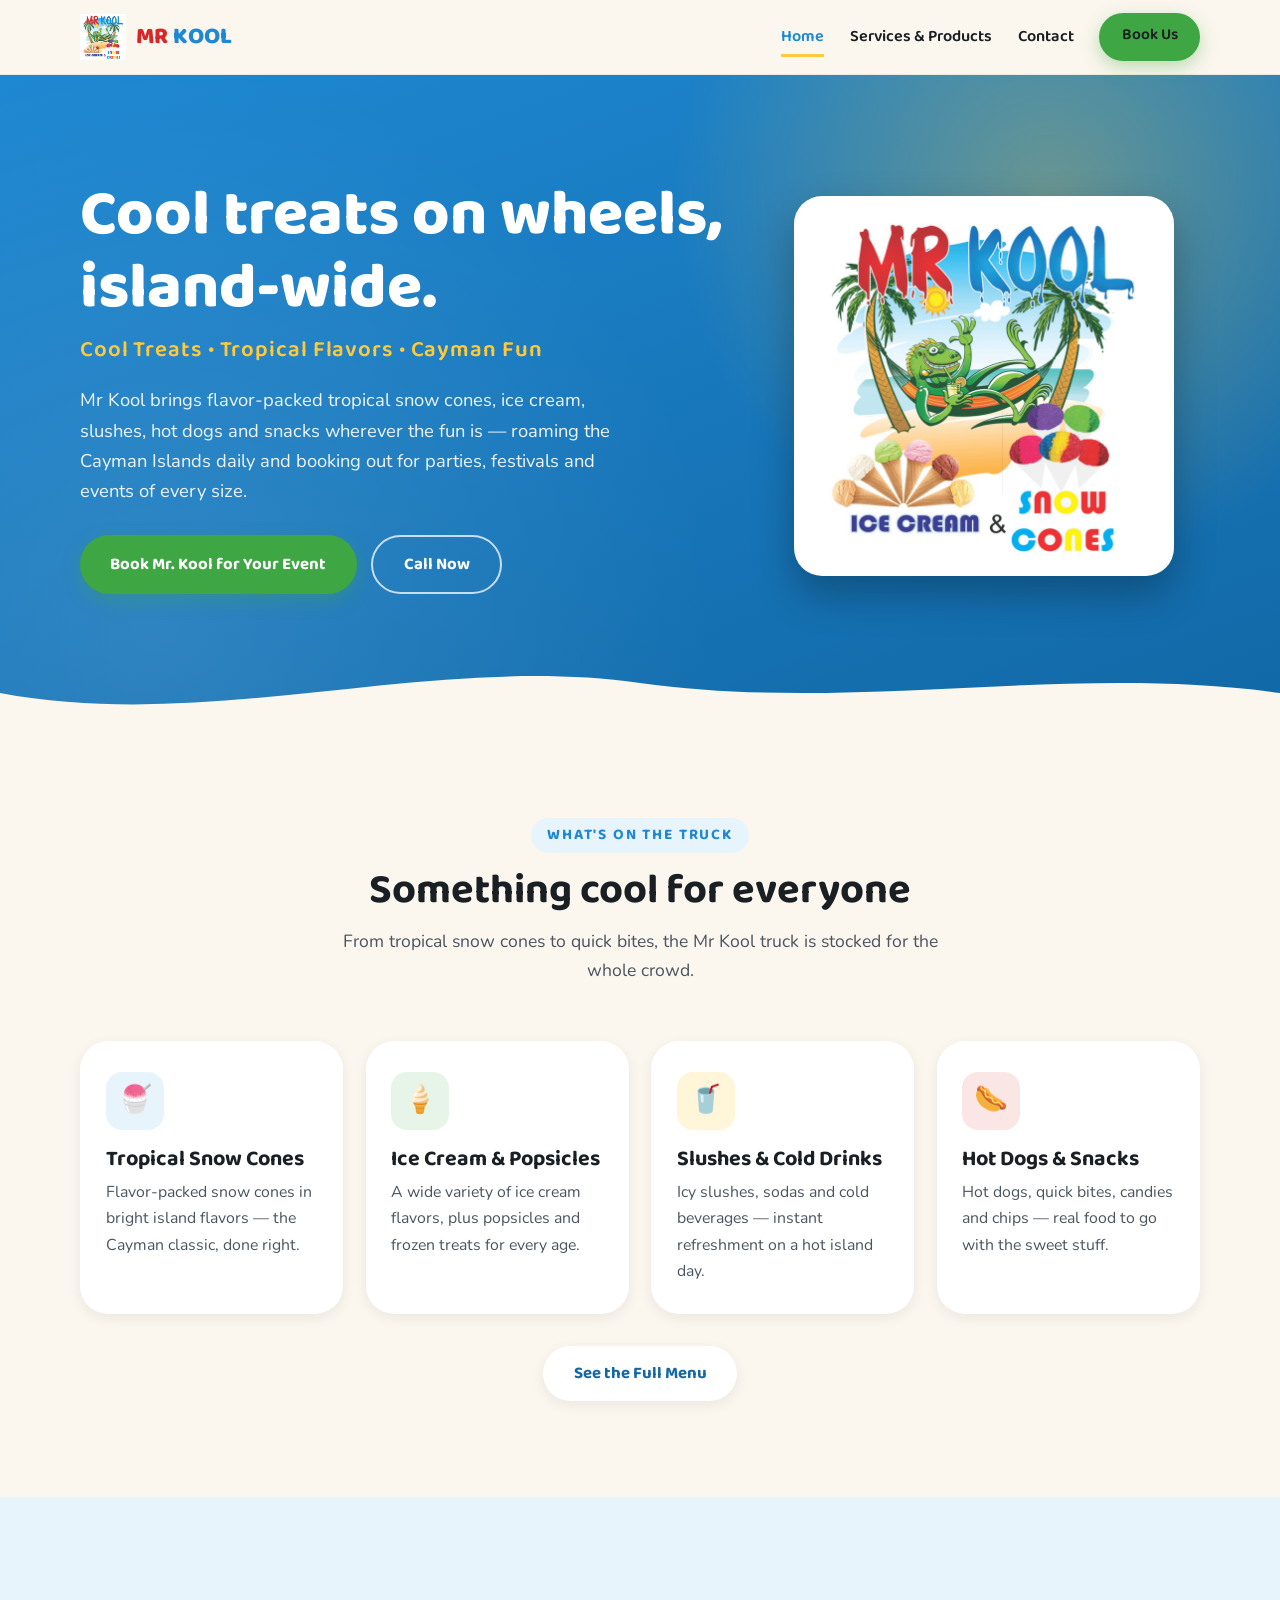
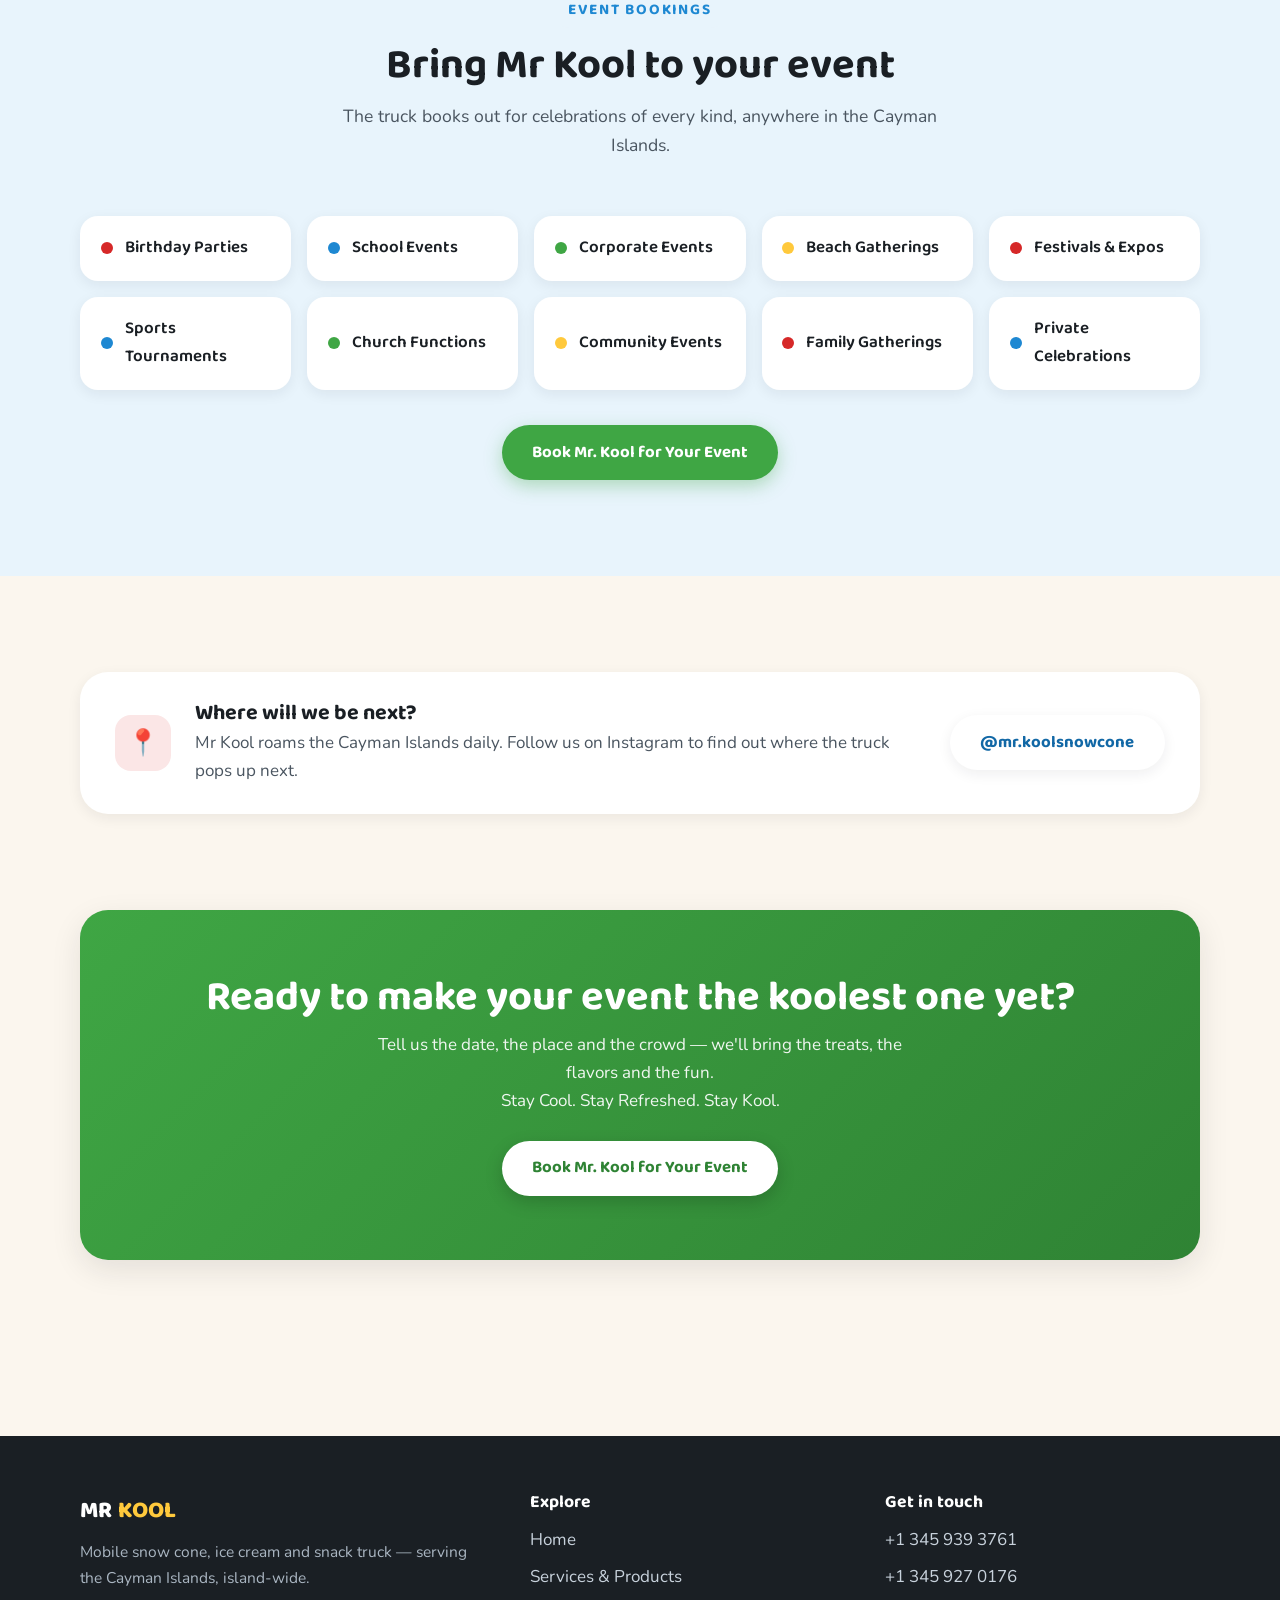
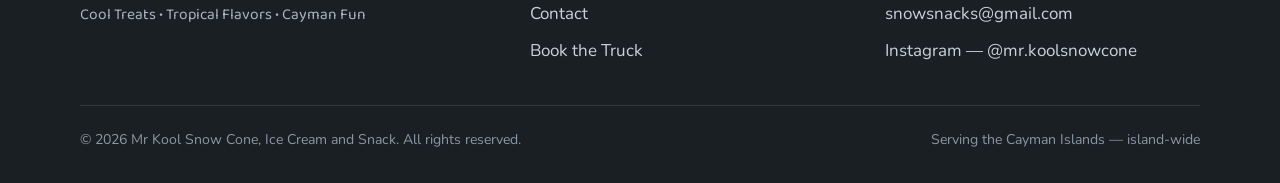
<file: index.html>
<!DOCTYPE html>
<html lang="en">
<head>
  <meta charset="UTF-8">
  <meta name="viewport" content="width=device-width, initial-scale=1.0">
  <title>Mr Kool Snow Cone, Ice Cream and Snack — Cool Treats, Tropical Flavors, Cayman Fun</title>
  <meta name="description" content="Mr Kool is the Cayman Islands' mobile snow cone, ice cream and snack truck — serving island-wide and available to book for birthdays, school events, corporate functions, festivals and more.">
  <meta property="og:title" content="Mr Kool Snow Cone, Ice Cream and Snack">
  <meta property="og:description" content="Cool Treats • Tropical Flavors • Cayman Fun. Book the Mr Kool truck for your next event in the Cayman Islands.">
  <meta property="og:type" content="website">
  <link rel="icon" type="image/png" sizes="32x32" href="favicon-32.png">
  <link rel="icon" type="image/png" sizes="192x192" href="icon-192.png">
  <link rel="apple-touch-icon" href="apple-touch-icon.png">
  <link rel="alternate icon" href="favicon.svg" type="image/svg+xml">
  <link rel="preconnect" href="https://fonts.googleapis.com">
  <link rel="preconnect" href="https://fonts.gstatic.com" crossorigin>
  <link href="https://fonts.googleapis.com/css2?family=Baloo+2:wght@600;700;800&family=Nunito:ital,wght@0,400;0,600;0,700;1,400&display=swap" rel="stylesheet">
  <link rel="stylesheet" href="css/styles.css">
  <script type="application/ld+json">
  {
    "@context": "https://schema.org",
    "@type": "FoodEstablishment",
    "name": "Mr Kool Snow Cone, Ice Cream and Snack",
    "description": "Mobile snow cone, ice cream and snack truck serving the Cayman Islands island-wide. Available for event bookings.",
    "areaServed": "Cayman Islands",
    "telephone": "+13459393761",
    "email": "snowsnacks@gmail.com",
    "sameAs": ["https://www.instagram.com/mr.koolsnowcone"],
    "servesCuisine": ["Snow Cones", "Ice Cream", "Snacks"]
  }
  </script>
</head>
<body>

  <header class="site-header">
    <div class="container nav-bar">
      <a class="brand" href="./">
        <img class="brand-logo" src="mr-kool-logo.png" alt="Mr Kool Snow Cone, Ice Cream and Snack"
             onerror="this.onerror=null;this.src='favicon.svg';this.className='';this.width=40;this.height=40;">
        <span class="brand-name">MR <span>KOOL</span></span>
      </a>
      <button class="nav-toggle" aria-label="Toggle menu" aria-expanded="false">
        <span></span><span></span><span></span>
      </button>
      <ul class="nav-links">
        <li><a href="./" aria-current="page">Home</a></li>
        <li><a href="services/">Services &amp; Products</a></li>
        <li><a href="contact/">Contact</a></li>
        <li><a class="btn btn-primary" href="contact/#book">Book Us</a></li>
      </ul>
    </div>
  </header>

  <main>

    <section class="hero">
      <div class="container hero-inner">
        <div>
          <h1>Cool treats on wheels, island-wide.</h1>
          <p class="tagline">Cool Treats • Tropical Flavors • Cayman Fun</p>
          <p class="lede">
            Mr Kool brings flavor-packed tropical snow cones, ice cream, slushes,
            hot dogs and snacks wherever the fun is — roaming the Cayman Islands
            daily and booking out for parties, festivals and events of every size.
          </p>
          <div class="hero-ctas">
            <a class="btn btn-primary" href="contact/#book">Book Mr. Kool for Your Event</a>
            <a class="btn btn-ghost" href="tel:+13459393761">Call Now</a>
          </div>
        </div>
        <div class="hero-art">
          <img class="hero-logo" src="mr-kool-logo.png"
               alt="Mr Kool — Ice Cream &amp; Snow Cones, featuring the Mr Kool iguana mascot relaxing on a beach"
               width="420" height="420"
               onerror="this.onerror=null;this.src='favicon.svg';this.classList.add('hero-logo-fallback');">
        </div>
      </div>
      <div class="hero-wave">
        <svg viewBox="0 0 1440 70" preserveAspectRatio="none" aria-hidden="true">
          <path d="M0,40 C240,80 480,0 720,30 C960,60 1200,10 1440,40 L1440,70 L0,70 Z" fill="#FBF6EE"/>
        </svg>
      </div>
    </section>

    <section class="section">
      <div class="container">
        <div class="section-head">
          <span class="kicker">What's on the truck</span>
          <h2>Something cool for everyone</h2>
          <p>From tropical snow cones to quick bites, the Mr Kool truck is stocked for the whole crowd.</p>
        </div>
        <div class="card-grid">
          <div class="card">
            <div class="icon icon-blue">🍧</div>
            <h3>Tropical Snow Cones</h3>
            <p>Flavor-packed snow cones in bright island flavors — the Cayman classic, done right.</p>
          </div>
          <div class="card">
            <div class="icon icon-green">🍦</div>
            <h3>Ice Cream &amp; Popsicles</h3>
            <p>A wide variety of ice cream flavors, plus popsicles and frozen treats for every age.</p>
          </div>
          <div class="card">
            <div class="icon icon-yellow">🥤</div>
            <h3>Slushes &amp; Cold Drinks</h3>
            <p>Icy slushes, sodas and cold beverages — instant refreshment on a hot island day.</p>
          </div>
          <div class="card">
            <div class="icon icon-red">🌭</div>
            <h3>Hot Dogs &amp; Snacks</h3>
            <p>Hot dogs, quick bites, candies and chips — real food to go with the sweet stuff.</p>
          </div>
        </div>
        <p style="text-align:center; margin-top:2rem;">
          <a class="btn btn-secondary" href="services/">See the Full Menu</a>
        </p>
      </div>
    </section>

    <section class="section events-band">
      <div class="container">
        <div class="section-head">
          <span class="kicker">Event bookings</span>
          <h2>Bring Mr Kool to your event</h2>
          <p>The truck books out for celebrations of every kind, anywhere in the Cayman Islands.</p>
        </div>
        <div class="event-grid">
          <div class="event-chip"><span class="dot dot-red"></span>Birthday Parties</div>
          <div class="event-chip"><span class="dot dot-blue"></span>School Events</div>
          <div class="event-chip"><span class="dot dot-green"></span>Corporate Events</div>
          <div class="event-chip"><span class="dot dot-yellow"></span>Beach Gatherings</div>
          <div class="event-chip"><span class="dot dot-red"></span>Festivals &amp; Expos</div>
          <div class="event-chip"><span class="dot dot-blue"></span>Sports Tournaments</div>
          <div class="event-chip"><span class="dot dot-green"></span>Church Functions</div>
          <div class="event-chip"><span class="dot dot-yellow"></span>Community Events</div>
          <div class="event-chip"><span class="dot dot-red"></span>Family Gatherings</div>
          <div class="event-chip"><span class="dot dot-blue"></span>Private Celebrations</div>
        </div>
        <p style="text-align:center; margin-top:2.2rem;">
          <a class="btn btn-primary" href="contact/#book">Book Mr. Kool for Your Event</a>
        </p>
      </div>
    </section>

    <section class="section">
      <div class="container">
        <div class="find-us">
          <div class="icon">📍</div>
          <div>
            <h3>Where will we be next?</h3>
            <p>Mr Kool roams the Cayman Islands daily. Follow us on Instagram to find out where the truck pops up next.</p>
          </div>
          <a class="btn btn-secondary" href="https://www.instagram.com/mr.koolsnowcone" target="_blank" rel="noopener">@mr.koolsnowcone</a>
        </div>
      </div>
    </section>

    <section class="section" style="padding-top:0;">
      <div class="container">
        <div class="cta-band">
          <h2>Ready to make your event the koolest one yet?</h2>
          <p>Tell us the date, the place and the crowd — we'll bring the treats, the flavors and the fun.<br>Stay Cool. Stay Refreshed. Stay Kool.</p>
          <a class="btn btn-primary" href="contact/#book">Book Mr. Kool for Your Event</a>
        </div>
      </div>
    </section>

  </main>

  <footer class="site-footer">
    <div class="container">
      <div class="footer-grid">
        <div>
          <span class="brand-name">MR <span>KOOL</span></span>
          <p style="margin-top:0.6rem;">Mobile snow cone, ice cream and snack truck — serving the Cayman Islands, island-wide.</p>
          <p class="footer-tagline">Cool Treats • Tropical Flavors • Cayman Fun</p>
        </div>
        <div>
          <h4>Explore</h4>
          <ul class="footer-links">
            <li><a href="./">Home</a></li>
            <li><a href="services/">Services &amp; Products</a></li>
            <li><a href="contact/">Contact</a></li>
            <li><a href="contact/#book">Book the Truck</a></li>
          </ul>
        </div>
        <div>
          <h4>Get in touch</h4>
          <ul class="footer-links">
            <li><a href="tel:+13459393761">+1 345 939 3761</a></li>
            <li><a href="tel:+13459270176">+1 345 927 0176</a></li>
            <li><a href="mailto:snowsnacks@gmail.com">snowsnacks@gmail.com</a></li>
            <li><a href="https://www.instagram.com/mr.koolsnowcone" target="_blank" rel="noopener">Instagram — @mr.koolsnowcone</a></li>
          </ul>
        </div>
      </div>
      <div class="footer-bottom">
        <span>© <span id="year">2026</span> Mr Kool Snow Cone, Ice Cream and Snack. All rights reserved.</span>
        <span>Serving the Cayman Islands — island-wide</span>
      </div>
    </div>
  </footer>

  <script src="js/main.js"></script>
</body>
</html>
</file>
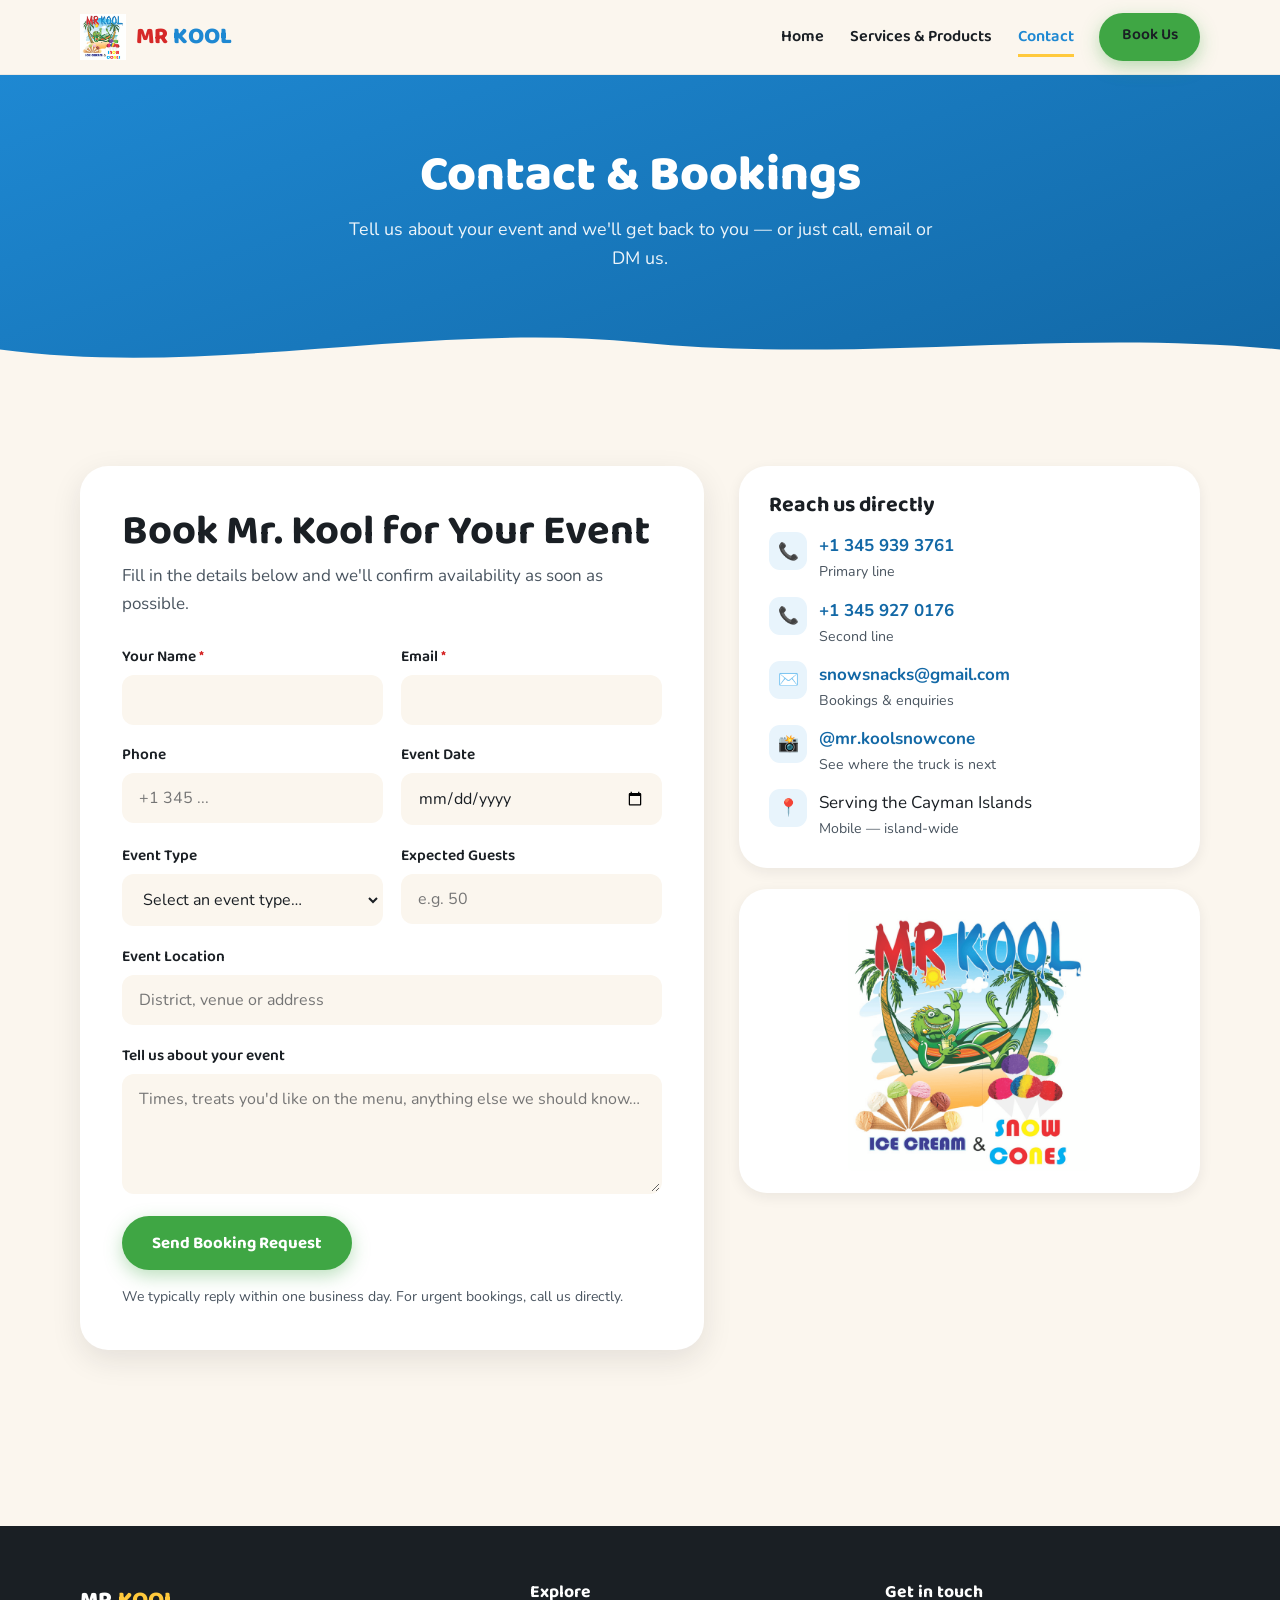
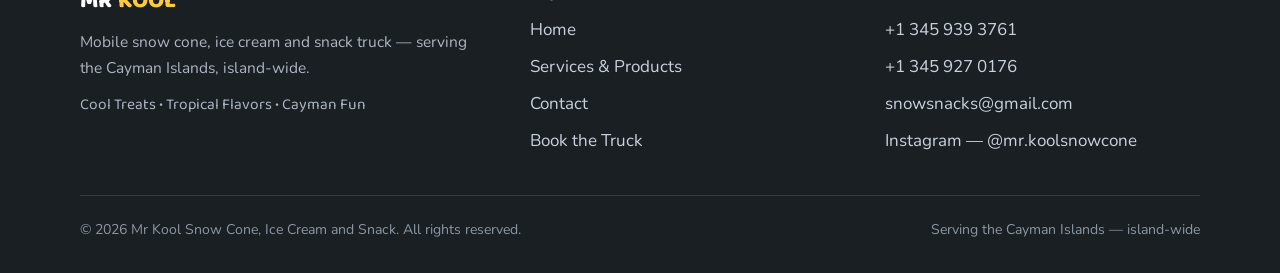
<file: contact/index.html>
<!DOCTYPE html>
<html lang="en">
<head>
  <meta charset="UTF-8">
  <meta name="viewport" content="width=device-width, initial-scale=1.0">
  <title>Contact &amp; Bookings — Mr Kool Snow Cone, Ice Cream and Snack</title>
  <meta name="description" content="Book the Mr Kool truck for your event in the Cayman Islands, or get in touch by phone, email or Instagram.">
  <link rel="icon" type="image/png" sizes="32x32" href="../favicon-32.png">
  <link rel="icon" type="image/png" sizes="192x192" href="../icon-192.png">
  <link rel="apple-touch-icon" href="../apple-touch-icon.png">
  <link rel="alternate icon" href="../favicon.svg" type="image/svg+xml">
  <link rel="preconnect" href="https://fonts.googleapis.com">
  <link rel="preconnect" href="https://fonts.gstatic.com" crossorigin>
  <link href="https://fonts.googleapis.com/css2?family=Baloo+2:wght@600;700;800&family=Nunito:ital,wght@0,400;0,600;0,700;1,400&display=swap" rel="stylesheet">
  <link rel="stylesheet" href="../css/styles.css">
</head>
<body>

  <header class="site-header">
    <div class="container nav-bar">
      <a class="brand" href="../">
        <img class="brand-logo" src="../mr-kool-logo.png" alt="Mr Kool Snow Cone, Ice Cream and Snack"
             onerror="this.onerror=null;this.src='../favicon.svg';this.className='';this.width=40;this.height=40;">
        <span class="brand-name">MR <span>KOOL</span></span>
      </a>
      <button class="nav-toggle" aria-label="Toggle menu" aria-expanded="false">
        <span></span><span></span><span></span>
      </button>
      <ul class="nav-links">
        <li><a href="../">Home</a></li>
        <li><a href="../services/">Services &amp; Products</a></li>
        <li><a href="../contact/" aria-current="page">Contact</a></li>
        <li><a class="btn btn-primary" href="#book">Book Us</a></li>
      </ul>
    </div>
  </header>

  <main>

    <section class="page-hero">
      <div class="container">
        <h1>Contact &amp; Bookings</h1>
        <p>Tell us about your event and we'll get back to you — or just call, email or DM us.</p>
      </div>
      <div class="hero-wave">
        <svg viewBox="0 0 1440 70" preserveAspectRatio="none" aria-hidden="true">
          <path d="M0,40 C240,80 480,0 720,30 C960,60 1200,10 1440,40 L1440,70 L0,70 Z" fill="#FBF6EE"/>
        </svg>
      </div>
    </section>

    <section class="section" id="book">
      <div class="container contact-layout">

        <div class="form-card">
          <h2>Book Mr. Kool for Your Event</h2>
          <p>Fill in the details below and we'll confirm availability as soon as possible.</p>

          <form name="event-booking" method="POST" action="../success/" data-netlify="true" netlify-honeypot="bot-field">
            <input type="hidden" name="form-name" value="event-booking">
            <p class="hp-field">
              <label>Don't fill this out if you're human: <input name="bot-field"></label>
            </p>

            <div class="form-grid">
              <div class="form-field">
                <label for="name">Your Name <span class="req">*</span></label>
                <input type="text" id="name" name="name" required autocomplete="name">
              </div>
              <div class="form-field">
                <label for="email">Email <span class="req">*</span></label>
                <input type="email" id="email" name="email" required autocomplete="email">
              </div>
              <div class="form-field">
                <label for="phone">Phone</label>
                <input type="tel" id="phone" name="phone" autocomplete="tel" placeholder="+1 345 ...">
              </div>
              <div class="form-field">
                <label for="event-date">Event Date</label>
                <input type="date" id="event-date" name="event-date">
              </div>
              <div class="form-field">
                <label for="event-type">Event Type</label>
                <select id="event-type" name="event-type">
                  <option value="">Select an event type…</option>
                  <option>Birthday Party</option>
                  <option>School Event</option>
                  <option>Corporate Event</option>
                  <option>Beach Gathering</option>
                  <option>Festival / Expo</option>
                  <option>Sports Tournament</option>
                  <option>Church Function</option>
                  <option>Community Event</option>
                  <option>Family Gathering</option>
                  <option>Private Celebration</option>
                  <option>Other</option>
                </select>
              </div>
              <div class="form-field">
                <label for="guests">Expected Guests</label>
                <input type="number" id="guests" name="guests" min="1" placeholder="e.g. 50">
              </div>
              <div class="form-field full">
                <label for="location">Event Location</label>
                <input type="text" id="location" name="location" placeholder="District, venue or address">
              </div>
              <div class="form-field full">
                <label for="message">Tell us about your event</label>
                <textarea id="message" name="message" placeholder="Times, treats you'd like on the menu, anything else we should know…"></textarea>
              </div>
            </div>

            <div class="form-submit">
              <button type="submit" class="btn btn-primary">Send Booking Request</button>
            </div>
            <p class="form-fineprint">We typically reply within one business day. For urgent bookings, call us directly.</p>
          </form>
        </div>

        <aside class="contact-aside">
          <div class="info-card">
            <h3>Reach us directly</h3>
            <ul class="info-list">
              <li>
                <span class="bullet">📞</span>
                <span><a href="tel:+13459393761">+1 345 939 3761</a><small>Primary line</small></span>
              </li>
              <li>
                <span class="bullet">📞</span>
                <span><a href="tel:+13459270176">+1 345 927 0176</a><small>Second line</small></span>
              </li>
              <li>
                <span class="bullet">✉️</span>
                <span><a href="mailto:snowsnacks@gmail.com">snowsnacks@gmail.com</a><small>Bookings &amp; enquiries</small></span>
              </li>
              <li>
                <span class="bullet">📸</span>
                <span><a href="https://www.instagram.com/mr.koolsnowcone" target="_blank" rel="noopener">@mr.koolsnowcone</a><small>See where the truck is next</small></span>
              </li>
              <li>
                <span class="bullet">📍</span>
                <span>Serving the Cayman Islands<small>Mobile — island-wide</small></span>
              </li>
            </ul>
          </div>
          <div class="logo-card">
            <img src="../mr-kool-logo.png"
                 alt="Mr Kool Snow Cone, Ice Cream and Snack logo"
                 loading="lazy"
                 onerror="this.closest('.logo-card').style.display='none'">
          </div>
        </aside>

      </div>
    </section>

  </main>

  <footer class="site-footer">
    <div class="container">
      <div class="footer-grid">
        <div>
          <span class="brand-name">MR <span>KOOL</span></span>
          <p style="margin-top:0.6rem;">Mobile snow cone, ice cream and snack truck — serving the Cayman Islands, island-wide.</p>
          <p class="footer-tagline">Cool Treats • Tropical Flavors • Cayman Fun</p>
        </div>
        <div>
          <h4>Explore</h4>
          <ul class="footer-links">
            <li><a href="../">Home</a></li>
            <li><a href="../services/">Services &amp; Products</a></li>
            <li><a href="../contact/">Contact</a></li>
            <li><a href="../contact/#book">Book the Truck</a></li>
          </ul>
        </div>
        <div>
          <h4>Get in touch</h4>
          <ul class="footer-links">
            <li><a href="tel:+13459393761">+1 345 939 3761</a></li>
            <li><a href="tel:+13459270176">+1 345 927 0176</a></li>
            <li><a href="mailto:snowsnacks@gmail.com">snowsnacks@gmail.com</a></li>
            <li><a href="https://www.instagram.com/mr.koolsnowcone" target="_blank" rel="noopener">Instagram — @mr.koolsnowcone</a></li>
          </ul>
        </div>
      </div>
      <div class="footer-bottom">
        <span>© <span id="year">2026</span> Mr Kool Snow Cone, Ice Cream and Snack. All rights reserved.</span>
        <span>Serving the Cayman Islands — island-wide</span>
      </div>
    </div>
  </footer>

  <script src="../js/main.js"></script>
</body>
</html>
</file>
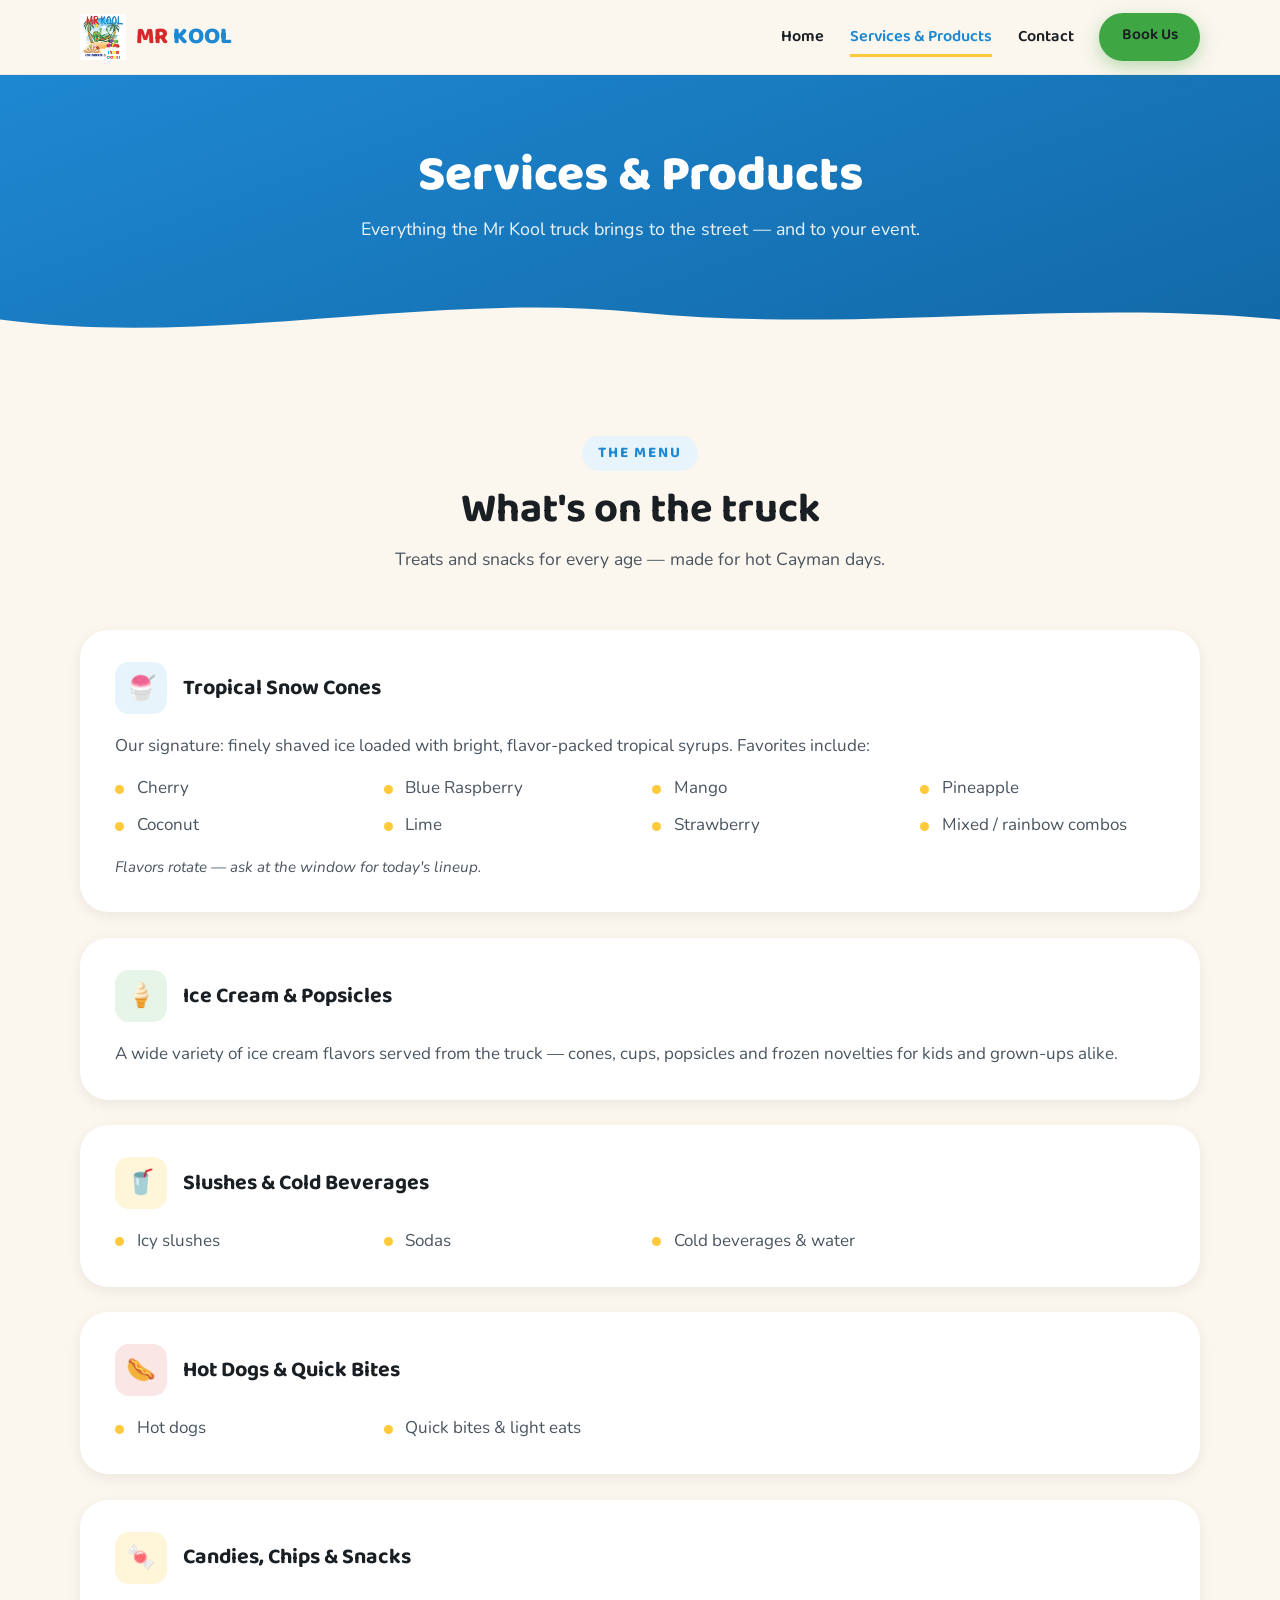
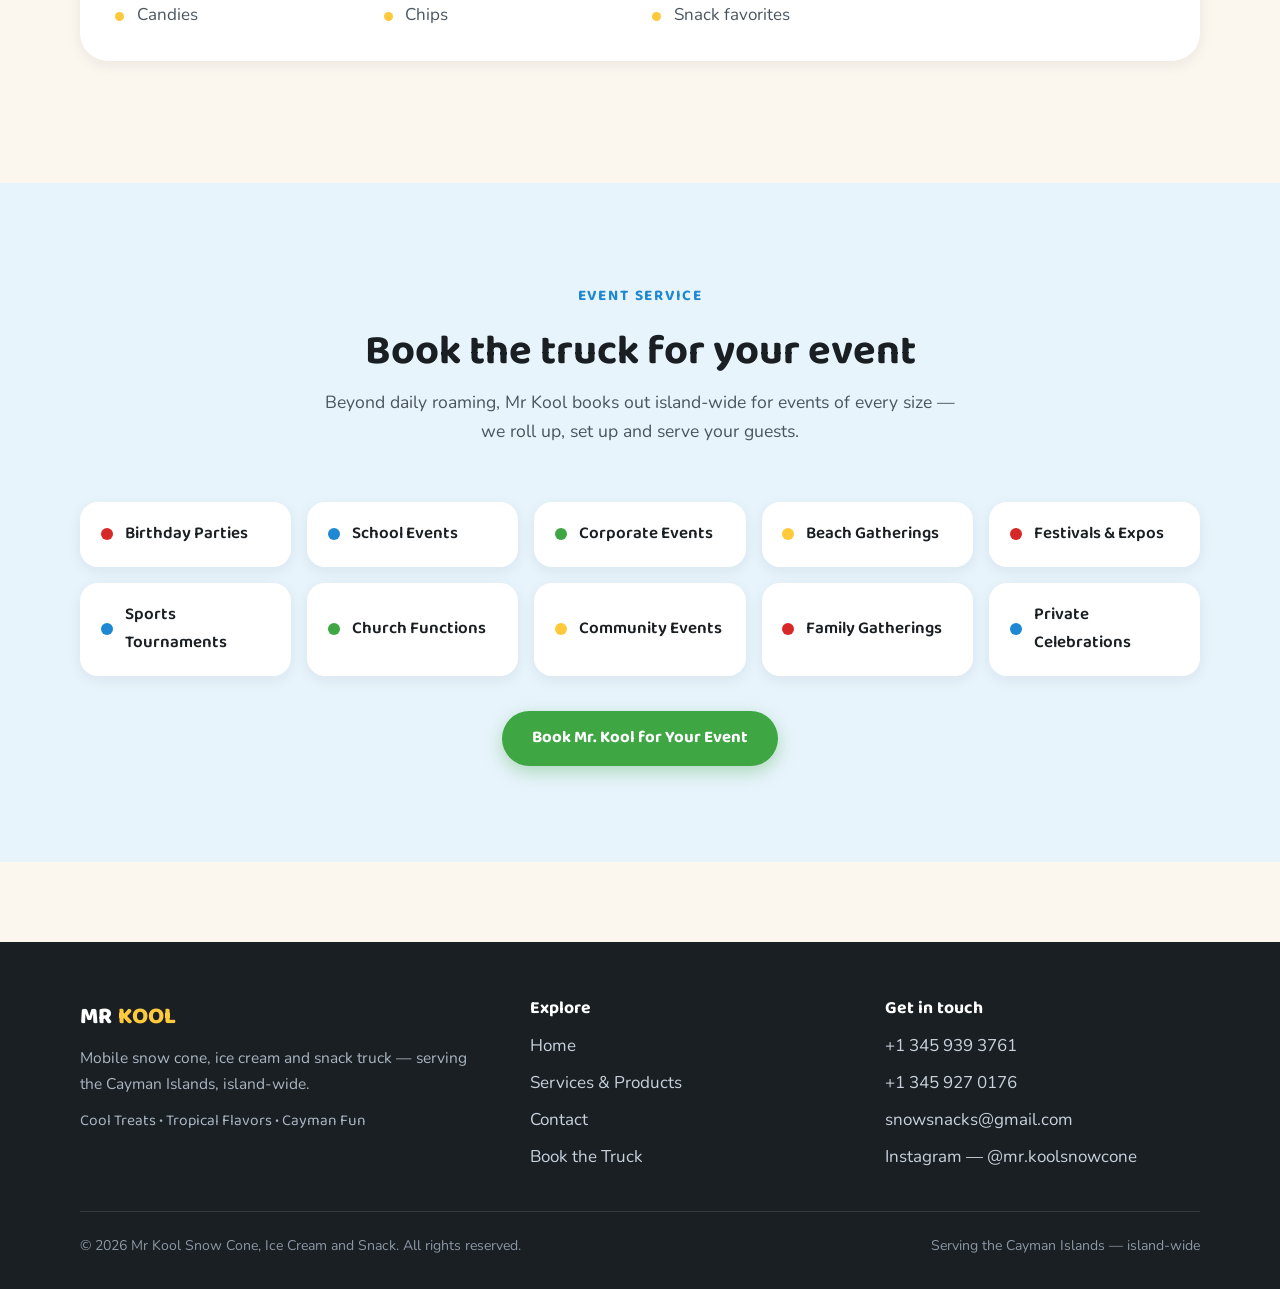
<file: services/index.html>
<!DOCTYPE html>
<html lang="en">
<head>
  <meta charset="UTF-8">
  <meta name="viewport" content="width=device-width, initial-scale=1.0">
  <title>Services &amp; Products — Mr Kool Snow Cone, Ice Cream and Snack</title>
  <meta name="description" content="See what's on the Mr Kool truck: tropical snow cones, ice cream, slushes and cold drinks, hot dogs, candies and snacks — plus event booking across the Cayman Islands.">
  <link rel="icon" type="image/png" sizes="32x32" href="../favicon-32.png">
  <link rel="icon" type="image/png" sizes="192x192" href="../icon-192.png">
  <link rel="apple-touch-icon" href="../apple-touch-icon.png">
  <link rel="alternate icon" href="../favicon.svg" type="image/svg+xml">
  <link rel="preconnect" href="https://fonts.googleapis.com">
  <link rel="preconnect" href="https://fonts.gstatic.com" crossorigin>
  <link href="https://fonts.googleapis.com/css2?family=Baloo+2:wght@600;700;800&family=Nunito:ital,wght@0,400;0,600;0,700;1,400&display=swap" rel="stylesheet">
  <link rel="stylesheet" href="../css/styles.css">
</head>
<body>

  <header class="site-header">
    <div class="container nav-bar">
      <a class="brand" href="../">
        <img class="brand-logo" src="../mr-kool-logo.png" alt="Mr Kool Snow Cone, Ice Cream and Snack"
             onerror="this.onerror=null;this.src='../favicon.svg';this.className='';this.width=40;this.height=40;">
        <span class="brand-name">MR <span>KOOL</span></span>
      </a>
      <button class="nav-toggle" aria-label="Toggle menu" aria-expanded="false">
        <span></span><span></span><span></span>
      </button>
      <ul class="nav-links">
        <li><a href="../">Home</a></li>
        <li><a href="../services/" aria-current="page">Services &amp; Products</a></li>
        <li><a href="../contact/">Contact</a></li>
        <li><a class="btn btn-primary" href="../contact/#book">Book Us</a></li>
      </ul>
    </div>
  </header>

  <main>

    <section class="page-hero">
      <div class="container">
        <h1>Services &amp; Products</h1>
        <p>Everything the Mr Kool truck brings to the street — and to your event.</p>
      </div>
      <div class="hero-wave">
        <svg viewBox="0 0 1440 70" preserveAspectRatio="none" aria-hidden="true">
          <path d="M0,40 C240,80 480,0 720,30 C960,60 1200,10 1440,40 L1440,70 L0,70 Z" fill="#FBF6EE"/>
        </svg>
      </div>
    </section>

    <section class="section">
      <div class="container">
        <div class="section-head">
          <span class="kicker">The menu</span>
          <h2>What's on the truck</h2>
          <p>Treats and snacks for every age — made for hot Cayman days.</p>
        </div>

        <div class="menu-group">
          <div class="menu-group-head">
            <div class="icon icon-blue">🍧</div>
            <h3>Tropical Snow Cones</h3>
          </div>
          <p>Our signature: finely shaved ice loaded with bright, flavor-packed tropical syrups. Favorites include:</p>
          <ul class="menu-items" style="margin-top:0.9rem;">
            <li>Cherry</li>
            <li>Blue Raspberry</li>
            <li>Mango</li>
            <li>Pineapple</li>
            <li>Coconut</li>
            <li>Lime</li>
            <li>Strawberry</li>
            <li>Mixed / rainbow combos</li>
          </ul>
          <p class="menu-note">Flavors rotate — ask at the window for today's lineup.</p>
        </div>

        <div class="menu-group">
          <div class="menu-group-head">
            <div class="icon icon-green">🍦</div>
            <h3>Ice Cream &amp; Popsicles</h3>
          </div>
          <p>A wide variety of ice cream flavors served from the truck — cones, cups, popsicles and frozen novelties for kids and grown-ups alike.</p>
        </div>

        <div class="menu-group">
          <div class="menu-group-head">
            <div class="icon icon-yellow">🥤</div>
            <h3>Slushes &amp; Cold Beverages</h3>
          </div>
          <ul class="menu-items">
            <li>Icy slushes</li>
            <li>Sodas</li>
            <li>Cold beverages &amp; water</li>
          </ul>
        </div>

        <div class="menu-group">
          <div class="menu-group-head">
            <div class="icon icon-red">🌭</div>
            <h3>Hot Dogs &amp; Quick Bites</h3>
          </div>
          <ul class="menu-items">
            <li>Hot dogs</li>
            <li>Quick bites &amp; light eats</li>
          </ul>
        </div>

        <div class="menu-group">
          <div class="menu-group-head">
            <div class="icon icon-yellow">🍬</div>
            <h3>Candies, Chips &amp; Snacks</h3>
          </div>
          <ul class="menu-items">
            <li>Candies</li>
            <li>Chips</li>
            <li>Snack favorites</li>
          </ul>
        </div>
      </div>
    </section>

    <section class="section events-band">
      <div class="container">
        <div class="section-head">
          <span class="kicker">Event service</span>
          <h2>Book the truck for your event</h2>
          <p>Beyond daily roaming, Mr Kool books out island-wide for events of every size — we roll up, set up and serve your guests.</p>
        </div>
        <div class="event-grid">
          <div class="event-chip"><span class="dot dot-red"></span>Birthday Parties</div>
          <div class="event-chip"><span class="dot dot-blue"></span>School Events</div>
          <div class="event-chip"><span class="dot dot-green"></span>Corporate Events</div>
          <div class="event-chip"><span class="dot dot-yellow"></span>Beach Gatherings</div>
          <div class="event-chip"><span class="dot dot-red"></span>Festivals &amp; Expos</div>
          <div class="event-chip"><span class="dot dot-blue"></span>Sports Tournaments</div>
          <div class="event-chip"><span class="dot dot-green"></span>Church Functions</div>
          <div class="event-chip"><span class="dot dot-yellow"></span>Community Events</div>
          <div class="event-chip"><span class="dot dot-red"></span>Family Gatherings</div>
          <div class="event-chip"><span class="dot dot-blue"></span>Private Celebrations</div>
        </div>
        <p style="text-align:center; margin-top:2.2rem;">
          <a class="btn btn-primary" href="../contact/#book">Book Mr. Kool for Your Event</a>
        </p>
      </div>
    </section>

  </main>

  <footer class="site-footer">
    <div class="container">
      <div class="footer-grid">
        <div>
          <span class="brand-name">MR <span>KOOL</span></span>
          <p style="margin-top:0.6rem;">Mobile snow cone, ice cream and snack truck — serving the Cayman Islands, island-wide.</p>
          <p class="footer-tagline">Cool Treats • Tropical Flavors • Cayman Fun</p>
        </div>
        <div>
          <h4>Explore</h4>
          <ul class="footer-links">
            <li><a href="../">Home</a></li>
            <li><a href="../services/">Services &amp; Products</a></li>
            <li><a href="../contact/">Contact</a></li>
            <li><a href="../contact/#book">Book the Truck</a></li>
          </ul>
        </div>
        <div>
          <h4>Get in touch</h4>
          <ul class="footer-links">
            <li><a href="tel:+13459393761">+1 345 939 3761</a></li>
            <li><a href="tel:+13459270176">+1 345 927 0176</a></li>
            <li><a href="mailto:snowsnacks@gmail.com">snowsnacks@gmail.com</a></li>
            <li><a href="https://www.instagram.com/mr.koolsnowcone" target="_blank" rel="noopener">Instagram — @mr.koolsnowcone</a></li>
          </ul>
        </div>
      </div>
      <div class="footer-bottom">
        <span>© <span id="year">2026</span> Mr Kool Snow Cone, Ice Cream and Snack. All rights reserved.</span>
        <span>Serving the Cayman Islands — island-wide</span>
      </div>
    </div>
  </footer>

  <script src="../js/main.js"></script>
</body>
</html>
</file>
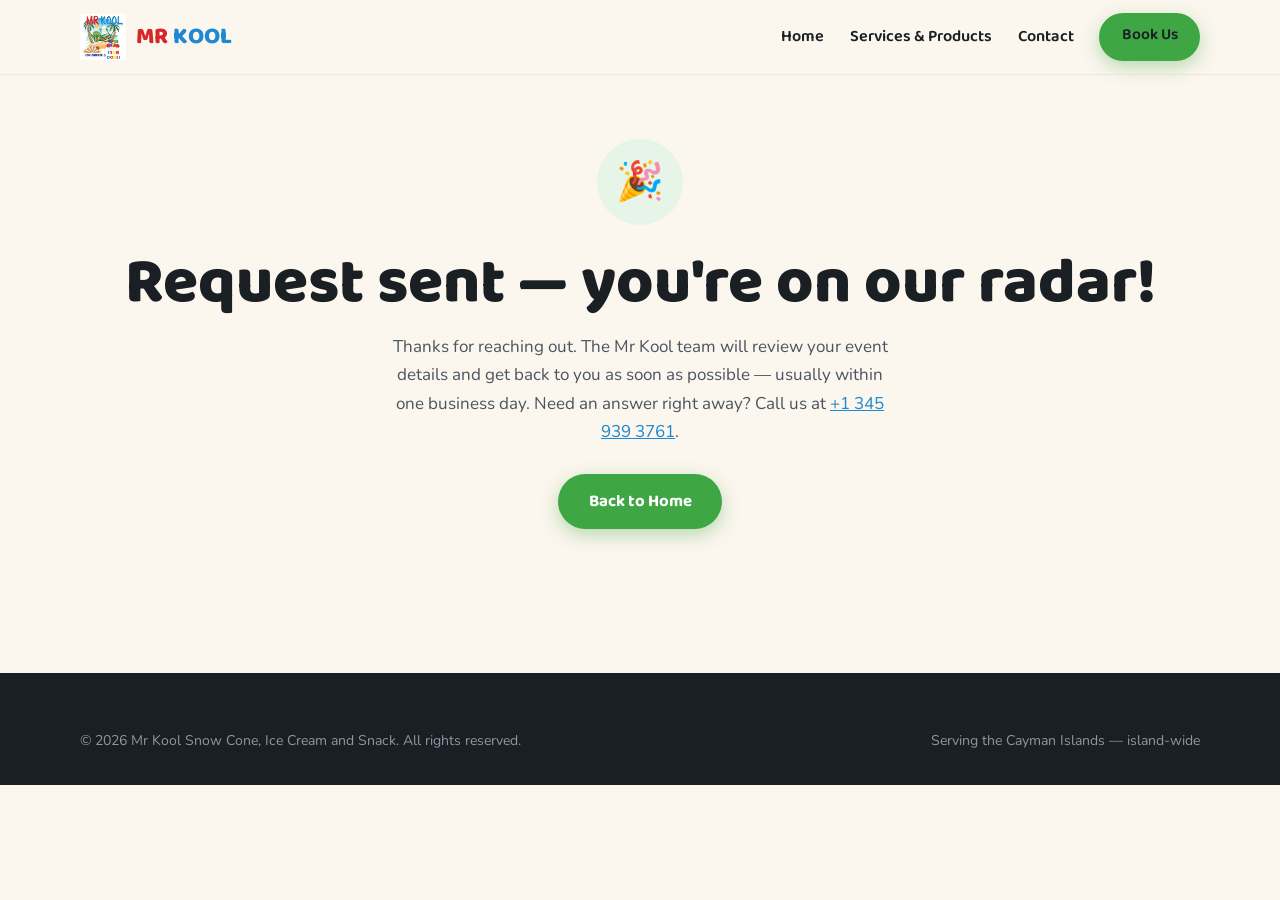
<file: success/index.html>
<!DOCTYPE html>
<html lang="en">
<head>
  <meta charset="UTF-8">
  <meta name="viewport" content="width=device-width, initial-scale=1.0">
  <title>Request Sent — Mr Kool Snow Cone, Ice Cream and Snack</title>
  <meta name="description" content="Your booking request has been sent to the Mr Kool team.">
  <meta name="robots" content="noindex">
  <link rel="icon" type="image/png" sizes="32x32" href="../favicon-32.png">
  <link rel="icon" type="image/png" sizes="192x192" href="../icon-192.png">
  <link rel="apple-touch-icon" href="../apple-touch-icon.png">
  <link rel="alternate icon" href="../favicon.svg" type="image/svg+xml">
  <link rel="preconnect" href="https://fonts.googleapis.com">
  <link rel="preconnect" href="https://fonts.gstatic.com" crossorigin>
  <link href="https://fonts.googleapis.com/css2?family=Baloo+2:wght@600;700;800&family=Nunito:ital,wght@0,400;0,600;0,700;1,400&display=swap" rel="stylesheet">
  <link rel="stylesheet" href="../css/styles.css">
</head>
<body>

  <header class="site-header">
    <div class="container nav-bar">
      <a class="brand" href="../">
        <img class="brand-logo" src="../mr-kool-logo.png" alt="Mr Kool Snow Cone, Ice Cream and Snack"
             onerror="this.onerror=null;this.src='../favicon.svg';this.className='';this.width=40;this.height=40;">
        <span class="brand-name">MR <span>KOOL</span></span>
      </a>
      <button class="nav-toggle" aria-label="Toggle menu" aria-expanded="false">
        <span></span><span></span><span></span>
      </button>
      <ul class="nav-links">
        <li><a href="../">Home</a></li>
        <li><a href="../services/">Services &amp; Products</a></li>
        <li><a href="../contact/">Contact</a></li>
        <li><a class="btn btn-primary" href="../contact/#book">Book Us</a></li>
      </ul>
    </div>
  </header>

  <main>
    <div class="container success-wrap">
      <div>
        <div class="icon">🎉</div>
        <h1>Request sent — you're on our radar!</h1>
        <p>Thanks for reaching out. The Mr Kool team will review your event details and get back to you as soon as possible — usually within one business day. Need an answer right away? Call us at <a href="tel:+13459393761">+1 345 939 3761</a>.</p>
        <a class="btn btn-primary" href="../">Back to Home</a>
      </div>
    </div>
  </main>

  <footer class="site-footer">
    <div class="container">
      <div class="footer-bottom" style="border-top:none; padding-top:0;">
        <span>© <span id="year">2026</span> Mr Kool Snow Cone, Ice Cream and Snack. All rights reserved.</span>
        <span>Serving the Cayman Islands — island-wide</span>
      </div>
    </div>
  </footer>

  <script src="../js/main.js"></script>
</body>
</html>
</file>
<file: css/styles.css>
/* ============================================================
   Mr Kool Snow Cone, Ice Cream and Snack — site styles
   Palette (from brief, derived from logo):
     blue #1E88D2 · sand #FBF6EE · ink #1A1F24
     green #3FA644 · red #D62828 · yellow #FFC93C
   ============================================================ */

:root {
  --blue: #1e88d2;
  --blue-deep: #1268a6;
  --blue-sky: #e8f4fc;
  --sand: #fbf6ee;
  --ink: #1a1f24;
  --ink-soft: #4a5560;
  --green: #3fa644;
  --green-deep: #2f8334;
  --red: #d62828;
  --yellow: #ffc93c;
  --white: #ffffff;
  --radius: 18px;
  --radius-lg: 28px;
  --shadow: 0 10px 30px rgba(26, 31, 36, 0.1);
  --shadow-soft: 0 4px 14px rgba(26, 31, 36, 0.07);
  --font-head: "Baloo 2", "Trebuchet MS", sans-serif;
  --font-body: "Nunito", "Segoe UI", sans-serif;
}

* {
  margin: 0;
  padding: 0;
  box-sizing: border-box;
}

html {
  scroll-behavior: smooth;
}

body {
  font-family: var(--font-body);
  font-size: 1.0625rem;
  line-height: 1.65;
  color: var(--ink);
  background: var(--sand);
  -webkit-font-smoothing: antialiased;
}

img {
  max-width: 100%;
  display: block;
}

h1, h2, h3, h4 {
  font-family: var(--font-head);
  line-height: 1.15;
  color: var(--ink);
}

h1 { font-size: clamp(2.4rem, 6vw, 4rem); font-weight: 800; }
h2 { font-size: clamp(1.8rem, 4vw, 2.6rem); font-weight: 700; }
h3 { font-size: 1.35rem; font-weight: 700; }

p { color: var(--ink-soft); }

a { color: var(--blue); }

.container {
  width: min(1120px, 92%);
  margin: 0 auto;
}

.section {
  padding: clamp(3.5rem, 8vw, 6rem) 0;
}

.section-head {
  text-align: center;
  max-width: 640px;
  margin: 0 auto clamp(2rem, 5vw, 3.5rem);
}

.section-head .kicker {
  display: inline-block;
  font-family: var(--font-head);
  font-weight: 700;
  font-size: 0.95rem;
  letter-spacing: 0.12em;
  text-transform: uppercase;
  color: var(--blue);
  background: var(--blue-sky);
  padding: 0.3rem 1rem;
  border-radius: 999px;
  margin-bottom: 0.9rem;
}

.section-head p {
  margin-top: 0.75rem;
  font-size: 1.1rem;
}

/* ---------- Buttons ---------- */

.btn {
  display: inline-flex;
  align-items: center;
  gap: 0.5rem;
  font-family: var(--font-head);
  font-weight: 700;
  font-size: 1.05rem;
  padding: 0.85rem 1.9rem;
  border-radius: 999px;
  border: none;
  cursor: pointer;
  text-decoration: none;
  transition: transform 0.15s ease, box-shadow 0.15s ease, background 0.15s ease;
}

.btn:hover {
  transform: translateY(-2px);
}

.btn-primary {
  background: var(--green);
  color: var(--white);
  box-shadow: 0 6px 18px rgba(63, 166, 68, 0.35);
}

.btn-primary:hover { background: var(--green-deep); }

.btn-secondary {
  background: var(--white);
  color: var(--blue-deep);
  box-shadow: var(--shadow-soft);
}

.btn-secondary:hover { color: var(--blue); }

.btn-ghost {
  background: transparent;
  color: var(--white);
  border: 2px solid rgba(255, 255, 255, 0.75);
}

.btn-ghost:hover { background: rgba(255, 255, 255, 0.12); }

/* ---------- Header ---------- */

.site-header {
  position: sticky;
  top: 0;
  z-index: 50;
  background: rgba(251, 246, 238, 0.92);
  backdrop-filter: blur(10px);
  border-bottom: 1px solid rgba(26, 31, 36, 0.06);
}

.nav-bar {
  display: flex;
  align-items: center;
  justify-content: space-between;
  gap: 1rem;
  padding: 0.8rem 0;
}

.brand {
  display: flex;
  align-items: center;
  gap: 0.6rem;
  text-decoration: none;
}

.brand svg { flex-shrink: 0; }

.brand-logo {
  height: 46px;
  width: auto;
  flex-shrink: 0;
}

/* wordmark colors follow the logo: "MR" red, "KOOL" blue */
.brand-name {
  font-family: var(--font-head);
  font-weight: 800;
  font-size: 1.45rem;
  color: var(--red);
  letter-spacing: 0.01em;
}

.brand-name span { color: var(--blue); }

.nav-links {
  display: flex;
  align-items: center;
  gap: 1.6rem;
  list-style: none;
}

.nav-links a {
  font-family: var(--font-head);
  font-weight: 600;
  font-size: 1.02rem;
  color: var(--ink);
  text-decoration: none;
  padding: 0.25rem 0;
  border-bottom: 3px solid transparent;
  transition: color 0.15s ease, border-color 0.15s ease;
}

.nav-links a:hover,
.nav-links a[aria-current="page"] {
  color: var(--blue);
  border-bottom-color: var(--yellow);
}

.nav-links .btn {
  padding: 0.6rem 1.4rem;
  font-size: 0.98rem;
}

.nav-toggle {
  display: none;
  background: none;
  border: none;
  cursor: pointer;
  padding: 0.4rem;
}

.nav-toggle span {
  display: block;
  width: 26px;
  height: 3px;
  border-radius: 3px;
  background: var(--ink);
  margin: 5px 0;
  transition: transform 0.2s ease, opacity 0.2s ease;
}

@media (max-width: 800px) {
  .nav-toggle { display: block; }

  .nav-links {
    position: absolute;
    top: 100%;
    left: 0;
    right: 0;
    flex-direction: column;
    align-items: stretch;
    gap: 0;
    background: var(--sand);
    border-bottom: 1px solid rgba(26, 31, 36, 0.08);
    box-shadow: var(--shadow);
    padding: 0.5rem 4%;
    display: none;
  }

  .nav-links.open { display: flex; }

  .nav-links li { padding: 0.55rem 0; }

  .nav-links .btn { justify-content: center; margin: 0.5rem 0 0.8rem; }

  .nav-open .nav-toggle span:nth-child(1) { transform: translateY(8px) rotate(45deg); }
  .nav-open .nav-toggle span:nth-child(2) { opacity: 0; }
  .nav-open .nav-toggle span:nth-child(3) { transform: translateY(-8px) rotate(-45deg); }
}

/* ---------- Hero ---------- */

.hero {
  position: relative;
  background: linear-gradient(160deg, var(--blue) 0%, var(--blue-deep) 100%);
  color: var(--white);
  overflow: hidden;
}

.hero::before {
  content: "";
  position: absolute;
  inset: 0;
  background:
    radial-gradient(circle at 82% 18%, rgba(255, 201, 60, 0.35), transparent 32%),
    radial-gradient(circle at 12% 85%, rgba(255, 255, 255, 0.1), transparent 45%);
  pointer-events: none;
}

.hero-inner {
  position: relative;
  display: grid;
  grid-template-columns: 1.2fr 0.8fr;
  align-items: center;
  gap: 2.5rem;
  padding: clamp(3.5rem, 9vw, 6.5rem) 0 clamp(5rem, 11vw, 8rem);
}

.hero h1 { color: var(--white); }

.hero .tagline {
  font-family: var(--font-head);
  font-weight: 600;
  font-size: clamp(1.1rem, 2.4vw, 1.4rem);
  color: var(--yellow);
  letter-spacing: 0.04em;
  margin: 0.4rem 0 1rem;
}

.hero p.lede {
  color: rgba(255, 255, 255, 0.92);
  font-size: 1.15rem;
  max-width: 34rem;
  margin-bottom: 1.8rem;
}

.hero-ctas {
  display: flex;
  flex-wrap: wrap;
  gap: 0.9rem;
}

.hero-art {
  display: flex;
  justify-content: center;
}

.hero-art svg {
  width: min(320px, 70vw);
  height: auto;
  filter: drop-shadow(0 18px 35px rgba(0, 0, 0, 0.25));
}

/* Official logo is a white-background JPG — frame it on a white card so it
   reads cleanly against the blue hero. */
.hero-logo {
  width: min(380px, 80vw);
  height: auto;
  background: #ffffff;
  border-radius: var(--radius-lg);
  padding: 16px;
  box-shadow: 0 18px 40px rgba(0, 0, 0, 0.28);
}

.hero-logo.hero-logo-fallback {
  width: min(220px, 55vw);
  padding: 28px;
}

.hero-wave {
  position: absolute;
  bottom: -1px;
  left: 0;
  width: 100%;
  line-height: 0;
}

.hero-wave svg { width: 100%; height: 70px; display: block; }

@media (max-width: 800px) {
  .hero-inner { grid-template-columns: 1fr; text-align: center; }
  .hero p.lede { margin-inline: auto; }
  .hero-ctas { justify-content: center; }
  .hero-art { order: -1; margin-bottom: -1rem; }
  .hero-art svg { width: min(210px, 52vw); }
}

/* ---------- Cards ---------- */

.card-grid {
  display: grid;
  grid-template-columns: repeat(auto-fit, minmax(230px, 1fr));
  gap: 1.4rem;
}

.card {
  background: var(--white);
  border-radius: var(--radius-lg);
  padding: 1.9rem 1.6rem;
  box-shadow: var(--shadow-soft);
  transition: transform 0.18s ease, box-shadow 0.18s ease;
}

.card:hover {
  transform: translateY(-5px);
  box-shadow: var(--shadow);
}

.card .icon {
  width: 58px;
  height: 58px;
  border-radius: 16px;
  display: grid;
  place-items: center;
  margin-bottom: 1.1rem;
  font-size: 1.7rem;
}

.icon-blue { background: var(--blue-sky); }
.icon-green { background: #e6f5e7; }
.icon-yellow { background: #fff5d9; }
.icon-red { background: #fbe6e6; }

.card h3 { margin-bottom: 0.45rem; }

.card p { font-size: 0.99rem; }

/* ---------- Event types ---------- */

.events-band {
  background: var(--blue-sky);
}

.event-grid {
  display: grid;
  grid-template-columns: repeat(auto-fit, minmax(200px, 1fr));
  gap: 1rem;
}

.event-chip {
  background: var(--white);
  border-radius: var(--radius);
  padding: 1.15rem 1.3rem;
  display: flex;
  align-items: center;
  gap: 0.75rem;
  font-family: var(--font-head);
  font-weight: 600;
  color: var(--ink);
  box-shadow: var(--shadow-soft);
}

.event-chip .dot {
  width: 12px;
  height: 12px;
  border-radius: 50%;
  flex-shrink: 0;
}

.dot-blue { background: var(--blue); }
.dot-green { background: var(--green); }
.dot-red { background: var(--red); }
.dot-yellow { background: var(--yellow); }

/* ---------- CTA band ---------- */

.cta-band {
  background: linear-gradient(135deg, var(--green) 0%, var(--green-deep) 100%);
  border-radius: var(--radius-lg);
  color: var(--white);
  text-align: center;
  padding: clamp(2.5rem, 6vw, 4rem) clamp(1.5rem, 5vw, 4rem);
  box-shadow: var(--shadow);
}

.cta-band h2 { color: var(--white); margin-bottom: 0.6rem; }

.cta-band p {
  color: rgba(255, 255, 255, 0.92);
  max-width: 36rem;
  margin: 0 auto 1.6rem;
}

.cta-band .btn-primary {
  background: var(--white);
  color: var(--green-deep);
  box-shadow: 0 6px 18px rgba(0, 0, 0, 0.18);
}

.cta-band .btn-primary:hover { background: var(--sand); }

/* ---------- Find us strip ---------- */

.find-us {
  display: grid;
  grid-template-columns: auto 1fr auto;
  align-items: center;
  gap: 1.5rem;
  background: var(--white);
  border-radius: var(--radius-lg);
  padding: 1.8rem 2.2rem;
  box-shadow: var(--shadow-soft);
}

.find-us .icon {
  width: 56px;
  height: 56px;
  border-radius: 16px;
  background: #fbe6e6;
  display: grid;
  place-items: center;
  font-size: 1.6rem;
}

.find-us h3 { margin-bottom: 0.2rem; }

@media (max-width: 700px) {
  .find-us { grid-template-columns: 1fr; text-align: center; }
  .find-us .icon { margin: 0 auto; }
}

/* ---------- Menu (services page) ---------- */

.menu-group {
  background: var(--white);
  border-radius: var(--radius-lg);
  padding: 2rem 2.2rem;
  box-shadow: var(--shadow-soft);
  margin-bottom: 1.6rem;
}

.menu-group-head {
  display: flex;
  align-items: center;
  gap: 1rem;
  margin-bottom: 1.1rem;
}

.menu-group-head .icon {
  width: 52px;
  height: 52px;
  border-radius: 14px;
  display: grid;
  place-items: center;
  font-size: 1.5rem;
  flex-shrink: 0;
}

.menu-items {
  list-style: none;
  display: grid;
  grid-template-columns: repeat(auto-fill, minmax(220px, 1fr));
  gap: 0.55rem 1.5rem;
}

.menu-items li {
  position: relative;
  padding-left: 1.35rem;
  color: var(--ink-soft);
}

.menu-items li::before {
  content: "";
  position: absolute;
  left: 0;
  top: 0.62em;
  width: 9px;
  height: 9px;
  border-radius: 50%;
  background: var(--yellow);
}

.menu-note {
  margin-top: 1rem;
  font-size: 0.95rem;
  font-style: italic;
}

/* ---------- Contact / form ---------- */

.contact-layout {
  display: grid;
  grid-template-columns: 1.15fr 0.85fr;
  gap: 2.2rem;
  align-items: start;
}

@media (max-width: 860px) {
  .contact-layout { grid-template-columns: 1fr; }
}

.form-card {
  background: var(--white);
  border-radius: var(--radius-lg);
  padding: clamp(1.6rem, 4vw, 2.6rem);
  box-shadow: var(--shadow);
}

.form-card h2 { margin-bottom: 0.4rem; }

.form-card > p { margin-bottom: 1.6rem; }

.form-grid {
  display: grid;
  grid-template-columns: 1fr 1fr;
  gap: 1.1rem;
}

.form-field { display: flex; flex-direction: column; gap: 0.35rem; }

.form-field.full { grid-column: 1 / -1; }

@media (max-width: 560px) {
  .form-grid { grid-template-columns: 1fr; }
  .form-field { grid-column: auto; }
}

.form-field label {
  font-family: var(--font-head);
  font-weight: 600;
  font-size: 0.97rem;
}

.form-field label .req { color: var(--red); }

.form-field input,
.form-field select,
.form-field textarea {
  font-family: var(--font-body);
  font-size: 1rem;
  color: var(--ink);
  background: var(--sand);
  border: 2px solid transparent;
  border-radius: 12px;
  padding: 0.75rem 0.95rem;
  transition: border-color 0.15s ease, background 0.15s ease;
}

.form-field input:focus,
.form-field select:focus,
.form-field textarea:focus {
  outline: none;
  border-color: var(--blue);
  background: var(--white);
}

.form-field textarea { resize: vertical; min-height: 120px; }

.form-submit { margin-top: 1.4rem; }

.form-fineprint {
  margin-top: 0.9rem;
  font-size: 0.88rem;
}

/* hidden honeypot field for spam protection */
.hp-field {
  position: absolute !important;
  left: -9999px;
  opacity: 0;
  height: 0;
  overflow: hidden;
}

.contact-aside { display: flex; flex-direction: column; gap: 1.3rem; }

.info-card {
  background: var(--white);
  border-radius: var(--radius-lg);
  padding: 1.7rem 1.9rem;
  box-shadow: var(--shadow-soft);
}

.info-card h3 { margin-bottom: 0.9rem; }

.info-list { list-style: none; display: flex; flex-direction: column; gap: 0.8rem; }

.info-list li { display: flex; align-items: flex-start; gap: 0.7rem; }

.info-list .bullet {
  width: 38px;
  height: 38px;
  border-radius: 11px;
  background: var(--blue-sky);
  display: grid;
  place-items: center;
  font-size: 1.05rem;
  flex-shrink: 0;
}

.info-list a {
  color: var(--blue-deep);
  font-weight: 700;
  text-decoration: none;
}

.info-list a:hover { text-decoration: underline; }

.info-list small { display: block; color: var(--ink-soft); }

.logo-card {
  background: var(--white);
  border-radius: var(--radius-lg);
  padding: 1.4rem;
  box-shadow: var(--shadow-soft);
  text-align: center;
}

.logo-card img {
  margin: 0 auto;
  border-radius: var(--radius);
  max-height: 260px;
  object-fit: contain;
}

/* ---------- Success page ---------- */

.success-wrap {
  min-height: 55vh;
  display: grid;
  place-items: center;
  text-align: center;
  padding: 4rem 0;
}

.success-wrap .icon {
  width: 86px;
  height: 86px;
  border-radius: 50%;
  background: #e6f5e7;
  display: grid;
  place-items: center;
  font-size: 2.4rem;
  margin: 0 auto 1.4rem;
}

.success-wrap p {
  max-width: 32rem;
  margin: 0.8rem auto 1.8rem;
}

/* ---------- Footer ---------- */

.site-footer {
  background: var(--ink);
  color: #c8d2dc;
  padding: 3.5rem 0 2rem;
  margin-top: clamp(3rem, 7vw, 5rem);
}

.footer-grid {
  display: grid;
  grid-template-columns: 1.3fr 1fr 1fr;
  gap: 2.5rem;
  margin-bottom: 2.5rem;
}

@media (max-width: 760px) {
  .footer-grid { grid-template-columns: 1fr; gap: 1.8rem; }
}

.site-footer h4 {
  color: var(--white);
  font-size: 1.1rem;
  margin-bottom: 0.9rem;
}

.site-footer .brand-name { color: var(--white); }

.site-footer .brand-name span { color: var(--yellow); }

.site-footer p { color: #aab6c2; font-size: 0.97rem; }

.footer-links { list-style: none; display: flex; flex-direction: column; gap: 0.55rem; }

.footer-links a {
  color: #c8d2dc;
  text-decoration: none;
}

.footer-links a:hover { color: var(--yellow); }

.footer-tagline {
  font-family: var(--font-head);
  color: var(--yellow);
  font-size: 0.95rem;
  margin-top: 0.7rem;
}

.footer-bottom {
  border-top: 1px solid rgba(255, 255, 255, 0.12);
  padding-top: 1.4rem;
  display: flex;
  flex-wrap: wrap;
  justify-content: space-between;
  gap: 0.6rem;
  font-size: 0.88rem;
  color: #8b97a3;
}

/* ---------- Page hero (inner pages) ---------- */

.page-hero {
  background: linear-gradient(160deg, var(--blue) 0%, var(--blue-deep) 100%);
  color: var(--white);
  text-align: center;
  padding: clamp(2.8rem, 7vw, 4.5rem) 0 clamp(4rem, 9vw, 6rem);
  position: relative;
  overflow: hidden;
}

.page-hero h1 { color: var(--white); font-size: clamp(2.1rem, 5vw, 3.1rem); }

.page-hero p {
  color: rgba(255, 255, 255, 0.92);
  max-width: 38rem;
  margin: 0.7rem auto 0;
  font-size: 1.12rem;
}

.page-hero .hero-wave svg { height: 50px; }
</file>
